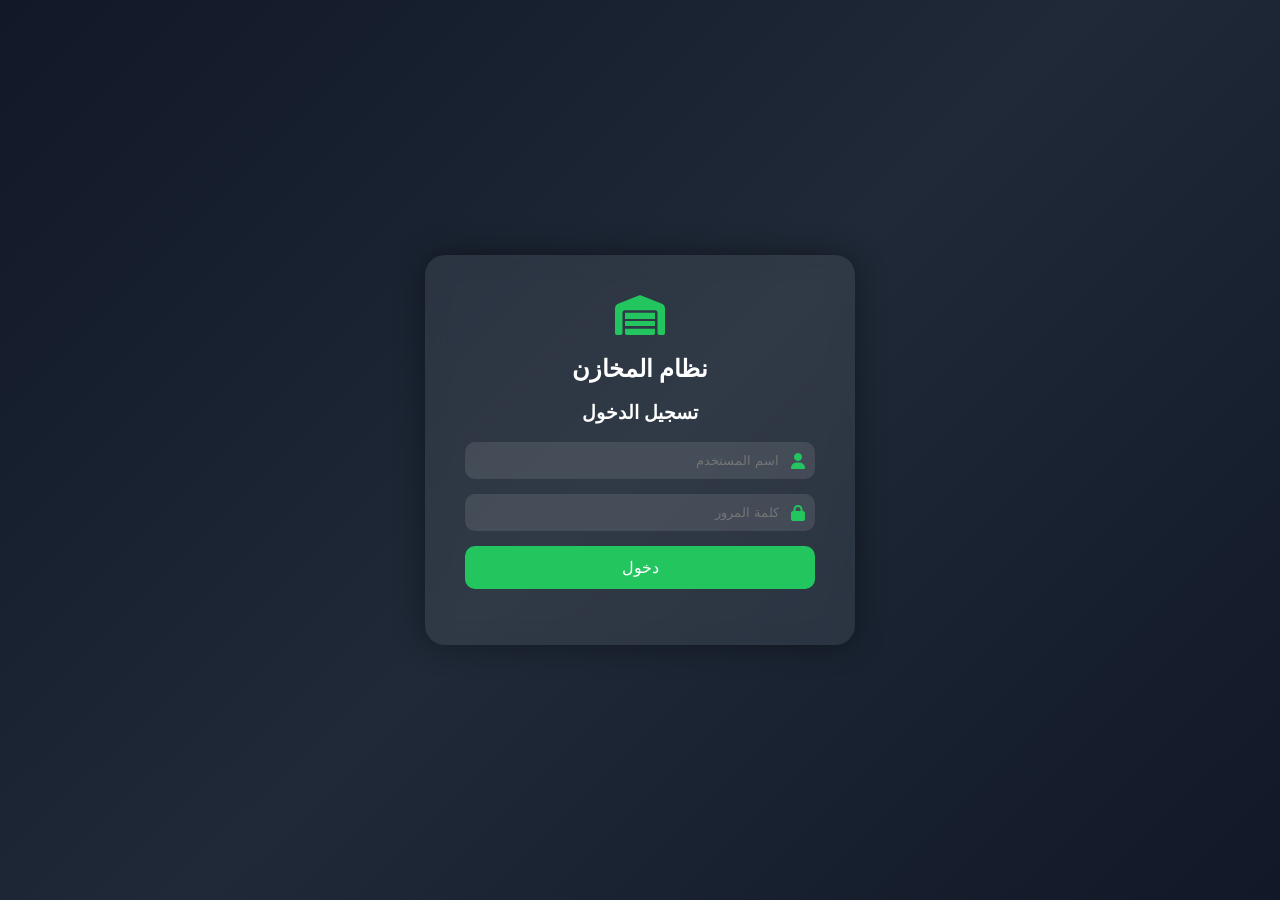
<file: index.html>
<!DOCTYPE html>
<html lang="ar" dir="rtl">
<head>
    <meta charset="UTF-8">
    <meta name="viewport" content="width=device-width, initial-scale=1.0">
    <title>تسجيل الدخول</title>

    <link rel="stylesheet"
    href="https://cdnjs.cloudflare.com/ajax/libs/font-awesome/6.5.1/css/all.min.css">

    <style>
        body{
            margin:0;
            font-family:Arial;
            background: linear-gradient(135deg,#111827,#1f2937,#111827);
            height:100vh;
            display:flex;
            justify-content:center;
            align-items:center;
        }

        .login-box{
            background: rgba(255,255,255,0.08);
            backdrop-filter: blur(12px);
            padding:40px;
            border-radius:20px;
            width:350px;
            color:#fff;
            box-shadow:0 0 30px rgba(0,0,0,0.4);
            text-align:center;
        }

        .logo i{
            font-size:40px;
            color:#22c55e;
            margin-bottom:10px;
        }

        h2{
            margin:10px 0;
        }

        .input-group{
            display:flex;
            align-items:center;
            background:rgba(255,255,255,0.1);
            margin-bottom:15px;
            padding:10px;
            border-radius:10px;
        }

        .input-group i{
            margin-left:10px;
            color:#22c55e;
        }

        input{
            border:none;
            outline:none;
            background:transparent;
            color:#fff;
            width:100%;
        }

        button{
            width:100%;
            padding:12px;
            border:none;
            border-radius:10px;
            background:#22c55e;
            color:#fff;
            font-size:16px;
            cursor:pointer;
        }

        button:hover{
            background:#16a34a;
        }

        #error{
            color:#ff4d4d;
            margin-top:10px;
        }
    </style>
</head>

<body>

<div class="login-box">

    <div class="logo">
        <i class="fa-solid fa-warehouse"></i>
        <h2>نظام المخازن</h2>
    </div>

    <h3>تسجيل الدخول</h3>

    <div class="input-group">
        <i class="fa-solid fa-user"></i>
        <input type="text" id="username" placeholder="اسم المستخدم">
    </div>

    <div class="input-group">
        <i class="fa-solid fa-lock"></i>
        <input type="password" id="password" placeholder="كلمة المرور">
    </div>

    <button onclick="login()">دخول</button>

    <p id="error"></p>

</div>

<script>
function login(){

    const username = document.getElementById("username").value;
    const password = document.getElementById("password").value;
    const error = document.getElementById("error");

    const adminUser = "OHI";
    const adminPass = "OHI";

    if(username === "" || password === ""){
        error.textContent = "من فضلك املأ البيانات";
        return;
    }

    if(username === adminUser && password === adminPass){

        localStorage.setItem("loggedIn", "true");

        window.location.href = "home.html";

    } else {
        error.textContent = "اسم المستخدم أو كلمة المرور خطأ";
    }
}
</script>

</body>
</html>
</file>
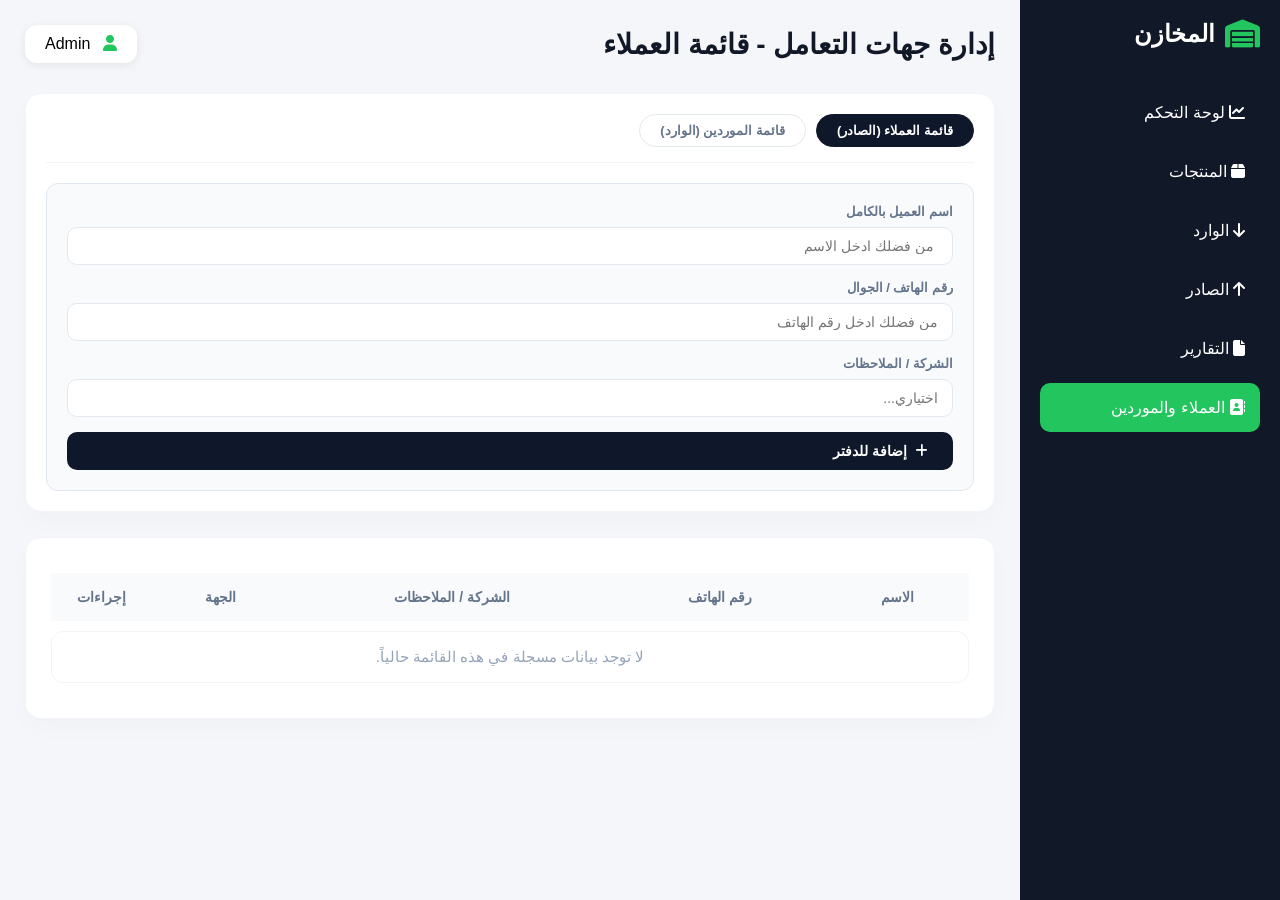
<file: customers.html>
<!DOCTYPE html>
<html lang="ar" dir="rtl">
<head>
    <meta charset="UTF-8">
    <meta name="viewport" content="width=device-width, initial-scale=1.0">
    <title>إدارة العملاء والموردين - نظام إدارة المخازن</title>
    <link rel="stylesheet" href="style.css">
    <link rel="stylesheet" href="https://cdnjs.cloudflare.com/ajax/libs/font-awesome/6.5.1/css/all.min.css">
    
    <style>
        /* أنميشن الدخول والظهور التدريجي */
        @keyframes fadeInUp {
            from { opacity: 0; transform: translateY(20px); }
            to { opacity: 1; transform: translateY(0); }
        }

        .main {
            animation: fadeInUp 0.6s cubic-bezier(0.16, 1, 0.3, 1) both;
        }

        /* فلاتر التصفية والتبويبات */
        .filter-wrapper {
            background: #ffffff;
            border-radius: 16px;
            padding: 20px;
            border: 1px solid #f1f5f9;
            box-shadow: 0 10px 25px rgba(0, 0, 0, 0.02);
            margin-bottom: 25px;
        }

        .tabs-container {
            display: flex;
            gap: 10px;
            margin-bottom: 20px;
            border-bottom: 1px solid #f1f5f9;
            padding-bottom: 15px;
        }

        .tab-btn {
            padding: 8px 20px;
            border: 1px solid #e2e8f0;
            background: #ffffff;
            color: #64748b;
            border-radius: 50px;
            cursor: pointer;
            font-family: inherit;
            font-weight: 600;
            font-size: 13px;
            transition: all 0.2s ease;
        }

        .tab-btn.active {
            background: #0f172a;
            color: #ffffff;
            border-color: #0f172a;
        }

        /* شبكة الإدخال للنموذج */
        .input-grid {
            display: grid;
            grid-template-columns: repeat(auto-fit, minmax(200px, 1fr)) auto;
            gap: 15px;
            align-items: flex-end;
            background: #f8fafc;
            padding: 20px;
            border-radius: 12px;
            border: 1px solid #e2e8f0;
        }

        .form-group {
            display: flex;
            flex-direction: column;
            gap: 8px;
        }

        .form-group label {
            color: #64748b;
            font-size: 13px;
            font-weight: 600;
        }

        .form-control {
            padding: 10px 14px;
            border: 1px solid #e2e8f0;
            border-radius: 10px;
            font-size: 14px;
            color: #334155;
            font-family: inherit;
            outline: none;
            background: #ffffff;
        }

        .form-control:focus {
            border-color: #3b82f6;
        }

        .btn-add {
            background: #0f172a;
            color: #ffffff;
            border: none;
            padding: 11px 25px;
            border-radius: 10px;
            font-weight: 600;
            cursor: pointer;
            font-family: inherit;
            font-size: 14px;
            display: inline-flex;
            align-items: center;
            gap: 8px;
            transition: all 0.2s ease;
        }

        .btn-add:hover {
            background: #1e293b;
            transform: translateY(-2px);
        }

        /* تنسيقات الجدول */
        .table-section {
            background: #ffffff;
            border-radius: 16px;
            padding: 25px;
            box-shadow: 0 10px 25px rgba(0, 0, 0, 0.02);
            border: 1px solid #f1f5f9;
        }

        .table-section table {
            border-collapse: separate;
            border-spacing: 0 10px;
            width: 100%;
        }

        .table-section th {
            background: #f8fafc !important;
            color: #64748b !important;
            font-weight: 600 !important;
            font-size: 14px;
            padding: 16px;
            border: none !important;
        }

        .table-section tbody tr {
            background: #ffffff;
            transition: all 0.25s ease;
        }

        .table-section tbody tr:hover {
            background: #fafafa;
        }

        .table-section td {
            padding: 16px !important;
            border-top: 1px solid #f1f5f9 !important;
            border-bottom: 1px solid #f1f5f9 !important;
            color: #334155;
            font-size: 15px;
        }

        .table-section td:first-child {
            border-top-right-radius: 12px;
            border-bottom-right-radius: 12px;
            border-right: 1px solid #f1f5f9 !important;
        }
        
        .table-section td:last-child {
            border-top-left-radius: 12px;
            border-bottom-left-radius: 12px;
            border-left: 1px solid #f1f5f9 !important;
        }

        .btn-delete {
            background: #fef2f2;
            color: #ef4444;
            border: 1px solid rgba(239, 68, 68, 0.1);
            padding: 6px 12px;
            border-radius: 8px;
            cursor: pointer;
            font-size: 13px;
            font-weight: 600;
            transition: all 0.2s;
        }

        .btn-delete:hover {
            background: #ef4444;
            color: white;
        }

        .badge-client {
            background: #eff6ff; color: #3b82f6;
            padding: 4px 12px; border-radius: 20px; font-weight: 700; font-size: 12px;
        }
        .badge-supplier {
            background: #ecfdf5; color: #10b981;
            padding: 4px 12px; border-radius: 20px; font-weight: 700; font-size: 12px;
        }
    </style>
</head>
<body>

<div class="container">

    <aside class="sidebar">
        <div class="logo">
            <i class="fa-solid fa-warehouse"></i>
            <h2>المخازن</h2>
        </div>
        <ul>
            <a href="home.html" style="text-decoration: none; color: inherit;">
                <li><i class="fa-solid fa-chart-line"></i> لوحة التحكم</li>
            </a>
            <a href="products.html" style="text-decoration: none; color: inherit;">
                <li><i class="fa-solid fa-box"></i> المنتجات</li>
            </a>
            <a href="imports.html" style="text-decoration: none; color: inherit;">
                <li><i class="fa-solid fa-arrow-down"></i> الوارد</li>
            </a>
            <a href="exports.html" style="text-decoration: none; color: inherit;">
                <li><i class="fa-solid fa-arrow-up"></i> الصادر</li>
            </a>
            <a href="reports.html" style="text-decoration: none; color: inherit;">
                <li><i class="fa-solid fa-file"></i> التقارير</li>
            </a>
            <a href="customers.html" style="text-decoration: none; color: inherit;">
                <li class="active"><i class="fa-solid fa-address-book"></i> العملاء والموردين</li>
            </a>
        </ul>
    </aside>

    <main class="main">
        <header class="navbar">
            <div class="title" id="pageTitle">إدارة جهات التعامل - قائمة العملاء</div>
            <div class="user">
                <i class="fa-solid fa-user"></i>
                <span>Admin</span>
            </div>
        </header>

        <section class="filter-wrapper">
            <div class="tabs-container">
                <button class="tab-btn active" onclick="switchTab('customer', this)">قائمة العملاء (الصادر)</button>
                <button class="tab-btn" onclick="switchTab('supplier', this)">قائمة الموردين (الوارد)</button>
            </div>
            
            <div class="input-grid">
                <div class="form-group">
                    <label id="labelName">اسم العميل بالكامل</label>
                    <input type="text" id="contactName" class="form-control" placeholder=" من فضلك ادخل الاسم">
                </div>
                <div class="form-group">
                    <label>رقم الهاتف / الجوال</label>
                    <input type="text" id="contactPhone" class="form-control" placeholder="من فضلك ادخل رقم الهاتف ">
                </div>
                <div class="form-group">
                    <label>الشركة / الملاحظات</label>
                    <input type="text" id="contactCompany" class="form-control" placeholder="اختياري...">
                </div>
                <button class="btn-add" onclick="saveContact()">
                    <i class="fa-solid fa-plus"></i> إضافة للدفتر
                </button>
            </div>
        </section>

        <section class="table-section">
            <table>
                <thead>
                    <tr>
                        <th>الاسم</th>
                        <th>رقم الهاتف</th>
                        <th>الشركة / الملاحظات</th>
                        <th>الجهة</th>
                        <th style="width: 100px;">إجراءات</th>
                    </tr>
                </thead>
                <tbody id="contactsTableBody">
                    </tbody>
            </table>
        </section>
    </main>

</div>

<script>
    let currentTab = 'customer';

    function switchTab(type, element) {
        document.querySelectorAll('.tab-btn').forEach(btn => btn.classList.remove('active'));
        element.classList.add('active');
        currentTab = type;
        
        const pageTitle = document.getElementById("pageTitle");
        const labelName = document.getElementById("labelName");
        const contactNameInput = document.getElementById("contactName");

        if(type === 'customer') {
            pageTitle.textContent = "إدارة جهات التعامل - قائمة العملاء";
            labelName.textContent = "اسم العميل بالكامل";
            contactNameInput.placeholder = "مثال: مروان أحمد";
        } else {
            pageTitle.textContent = "إدارة جهات التعامل - قائمة الموردين";
            labelName.textContent = "اسم المورد / الشركة";
            contactNameInput.placeholder = "مثال: شركة الهدى للتوريدات";
        }

        renderContacts();
    }

    function saveContact() {
        const name = document.getElementById("contactName").value.trim();
        const phone = document.getElementById("contactPhone").value.trim();
        const company = document.getElementById("contactCompany").value.trim() || "---";

        if (!name) {
            alert("⚠️ يرجى إدخال الاسم أولاً!");
            return;
        }

        let contacts = JSON.parse(localStorage.getItem("appContacts")) || [];

        const isExist = contacts.some(c => c.name.toLowerCase() === name.toLowerCase() && c.type === currentTab);
        if (isExist) {
            alert("⚠️ هذا الاسم مسجل بالفعل في هذه القائمة!");
            return;
        }

        contacts.push({ name, phone: phone || "---", company, type: currentTab });
        localStorage.setItem("appContacts", JSON.stringify(contacts));

        document.getElementById("contactName").value = "";
        document.getElementById("contactPhone").value = "";
        document.getElementById("contactCompany").value = "";

        renderContacts();
    }

    function deleteContact(name, type) {
        if(confirm("🗑️ هل أنت متأكد من حذف هذه الجهة من الدفتر؟")) {
            let contacts = JSON.parse(localStorage.getItem("appContacts")) || [];
            contacts = contacts.filter(c => !(c.name === name && c.type === type));
            localStorage.setItem("appContacts", JSON.stringify(contacts));
            renderContacts();
        }
    }

    function renderContacts() {
        const tableBody = document.getElementById("contactsTableBody");
        let contacts = JSON.parse(localStorage.getItem("appContacts")) || [];
        
        tableBody.innerHTML = "";
        const filtered = contacts.filter(c => c.type === currentTab);

        if(filtered.length === 0) {
            tableBody.innerHTML = `<tr><td colspan="5" style="text-align:center; color:#94a3b8;">لا توجد بيانات مسجلة في هذه القائمة حالياً.</td></tr>`;
            return;
        }

        filtered.forEach(c => {
            const tr = document.createElement("tr");
            const badge = c.type === 'customer' ? '<span class="badge-client">عميل</span>' : '<span class="badge-supplier">مورد</span>';
            
            tr.innerHTML = `
                <td style="font-weight: 700; color: #1e293b;">${c.name}</td>
                <td style="font-family: monospace; font-weight: 600;">${c.phone}</td>
                <td style="color: #64748b;">${c.company}</td>
                <td>${badge}</td>
                <td>
                    <button class="btn-delete" onclick="deleteContact('${c.name}', '${c.type}')">حذف</button>
                </td>
            `;
            tableBody.appendChild(tr);
        });
    }

    window.addEventListener('DOMContentLoaded', renderContacts);
</script>

<script src="app.js"></script>
</body>
</html>
</file>
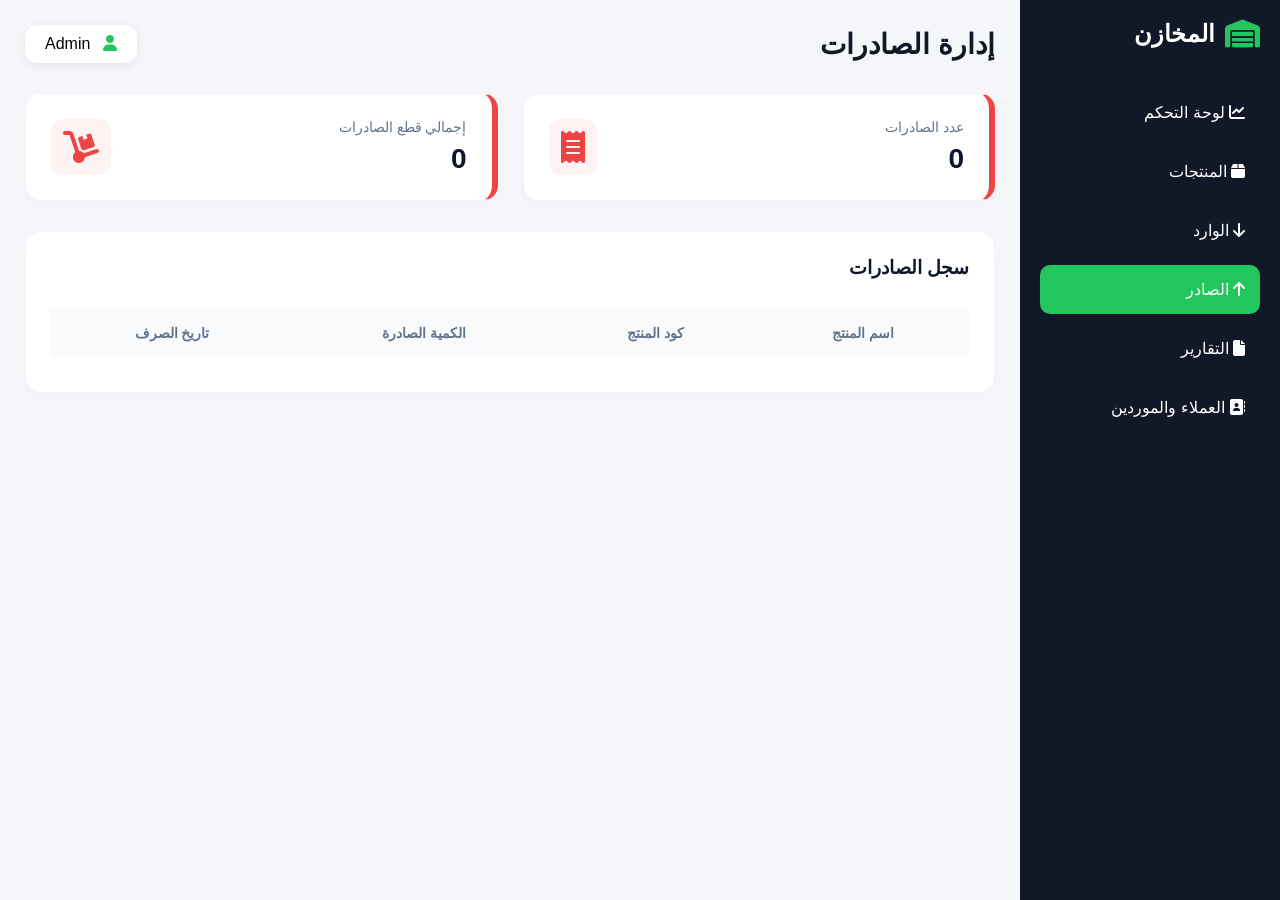
<file: exports.html>
<!DOCTYPE html>
<html lang="ar" dir="rtl">
<head>
    <meta charset="UTF-8">
    <meta name="viewport" content="width=device-width, initial-scale=1.0">
    <title>إدارة الصادرات الاحترافية - نظام المخازن</title>
    <link rel="stylesheet" href="style.css">
    <link rel="stylesheet" href="https://cdnjs.cloudflare.com/ajax/libs/font-awesome/6.5.1/css/all.min.css">
    
    <style>
        
        /* أنميشن الدخول والظهور التدريجي */
        @keyframes fadeInUp {
            from {
                opacity: 0;
                transform: translateY(20px);
            }
            to {
                opacity: 1;
                transform: translateY(0);
            }
        }

        /* تطبيق أنميشن على المحتوى بالكامل */
        .main {
            animation: fadeInUp 0.6s cubic-bezier(0.16, 1, 0.3, 1) both;
        }

        /* كروت الإحصائيات الفخمة */
        .export-summary-cards {
            display: grid;
            grid-template-columns: repeat(auto-fit, minmax(240px, 1fr));
            gap: 25px;
            margin-bottom: 30px;
        }

        .exp-card {
            background: #ffffff;
            padding: 25px;
            border-radius: 16px;
            box-shadow: 0 10px 25px rgba(0, 0, 0, 0.02);
            border: 1px solid #f1f5f9;
            border-right: 6px solid #ef4444; /* خط الصادر الأحمر الملكي */
            display: flex;
            justify-content: space-between;
            align-items: center;
            transition: all 0.3s ease;
        }

        /* أنميشن وتأثير حركي عند مرور الماوس فوق الكارت */
        .exp-card:hover {
            transform: translateY(-5px);
            box-shadow: 0 15px 30px rgba(239, 68, 68, 0.08);
        }

        .exp-card i {
            font-size: 32px;
            color: #ef4444;
            background: #fef2f2;
            padding: 12px;
            border-radius: 12px;
            transition: all 0.3s ease;
        }

        .exp-card:hover i {
            transform: scale(1.1) rotate(-10deg);
        }

        .exp-card h4 {
            color: #64748b;
            font-size: 14px;
            font-weight: 500;
            margin-bottom: 8px;
        }

        .exp-card h2 {
            color: #0f172a;
            font-size: 28px;
            font-weight: 800;
        }

        /* إعادة تصميم الجدول ليكون غاية في الفخامة والاتساع */
        .table-section {
            background: #ffffff;
            border-radius: 16px;
            padding: 25px;
            box-shadow: 0 10px 25px rgba(0, 0, 0, 0.02);
            border: 1px solid #f1f5f9;
        }

        .table-section table {
            border-collapse: separate;
            border-spacing: 0 10px; /* مسافة بين الصفوف تجعلها كالـ Cards */
            width: 100%;
        }

        .table-section th {
            background: #f8fafc !important;
            color: #64748b !important;
            font-weight: 600 !important;
            text-transform: uppercase;
            font-size: 14px;
            padding: 16px;
            border: none !important;
        }

        /* تصميم الصفوف الفردية الفخمة */
        .table-section tbody tr {
            background: #ffffff;
            transition: all 0.25s ease;
            box-shadow: 0 2px 4px rgba(0,0,0,0.01);
        }

        /* أنميشن تفاعلي عند تمرير الماوس على صف في الجدول */
        .table-section tbody tr:hover {
            background: #fafafa;
            transform: scale(1.01);
            box-shadow: 0 8px 16px rgba(0, 0, 0, 0.04);
        }

        .table-section td {
            padding: 16px !important;
            border-top: 1px solid #f1f5f9 !important;
            border-bottom: 1px solid #f1f5f9 !important;
            color: #334155;
            font-size: 15px;
        }

        /* قفل أطراف الصفوف لتبدو دائرية */
        .table-section td:first-child {
            border-left: none;
            border-top-right-radius: 12px;
            border-bottom-right-radius: 12px;
            border-right: 1px solid #f1f5f9 !important;
        }
        .table-section td:last-child {
            border-right: none;
            border-top-left-radius: 12px;
            border-bottom-left-radius: 12px;
            border-left: 1px solid #f1f5f9 !important;
        }

        /* كبسولة الكمية الصادرة الحركية */
        .badge-out {
            background: linear-gradient(135deg, #fef2f2 0%, #fee2e2 100%);
            color: #ef4444;
            padding: 6px 14px;
            border-radius: 50px;
            font-size: 13px;
            font-weight: 700;
            display: inline-flex;
            align-items: center;
            gap: 5px;
            border: 1px solid rgba(239, 68, 68, 0.1);
        }

        /* كود المنتج الأنيق */
        .code-box {
            font-family: 'Courier New', Courier, monospace;
            background: #f8fafc;
            color: #475569;
            padding: 4px 10px;
            border-radius: 8px;
            font-weight: 600;
            border: 1px solid #e2e8f0;
        }
    </style>
</head>
<body>

<div class="container">

    <aside class="sidebar">
        <div class="logo">
            <i class="fa-solid fa-warehouse"></i>
            <h2>المخازن</h2>
        </div>
        <ul>
            <a href="home.html" style="text-decoration: none; color: inherit;">
                <li><i class="fa-solid fa-chart-line"></i> لوحة التحكم</li>
            </a>
            <a href="products.html" style="text-decoration: none; color: inherit;">
                <li><i class="fa-solid fa-box"></i> المنتجات</li>
            </a>
            <a href="imports.html" style="text-decoration: none; color: inherit;">
                <li><i class="fa-solid fa-arrow-down"></i> الوارد</li>
            </a>
            <a href="exports.html" style="text-decoration: none; color: inherit;">
                <li class="active"><i class="fa-solid fa-arrow-up"></i> الصادر</li>
            </a>
            <a href="reports.html" style="text-decoration: none; color: inherit;">
                <li><i class="fa-solid fa-file"></i> التقارير</li>
            </a>
            <a href="customers.html" style="text-decoration: none; color: inherit;">
                <li>
                    <i class="fa-solid fa-address-book"></i>
                    العملاء والموردين
                </li>
            </a>
        </ul>
    </aside>

    <main class="main">
        <header class="navbar">
            <div class="title">إدارة الصادرات </div>
            <div class="user">
                <i class="fa-solid fa-user"></i>
                <span>Admin</span>
            </div>
        </header>

        <section class="export-summary-cards">
            <div class="exp-card">
                <div>
                    <h4>عدد الصادرات</h4>
                    <h2 id="expOperationsCount">0</h2>
                </div>
                <i class="fa-solid fa-receipt"></i>
            </div>
            <div class="exp-card">
                <div>
                    <h4>إجمالي قطع الصادرات</h4>
                    <h2 id="expTotalQty">0</h2>
                </div>
                <i class="fa-solid fa-dolly"></i>
            </div>
        </section>

        <section class="table-section">
            <div style="display: flex; justify-content: space-between; align-items: center; margin-bottom: 20px;">
                <h3 style="margin: 0; color: #0f172a; font-weight: 700;">سجل  الصادرات</h3>
      
            </div>
            <table>
                <thead>
                    <tr>
                        <th>اسم المنتج</th>
                        <th>كود المنتج</th>
                        <th>الكمية الصادرة</th>
                        <th>تاريخ الصرف</th>
                    </tr>
                </thead>
                <tbody id="exportsTableBody">
                    </tbody>
            </table>
        </section>
    </main>

</div>

<script>
    function renderExports() {
        let stocks = JSON.parse(localStorage.getItem("stocks")) || [];
        const tableBody = document.getElementById("exportsTableBody");
        
        if (!tableBody) return;
        tableBody.innerHTML = "";
        
        let operationsCount = 0;
        let totalQtyOut = 0;

        stocks.forEach((item, index) => {
            if (Number(item.outQty) > 0) {
                operationsCount++;
                totalQtyOut += Number(item.outQty);

                const row = document.createElement("tr");
                // إضافة تأخير أنميشن تدريجي لكل صف عشان يظهروا ورا بعض بشكل شيك جداً
                row.style.animation = `fadeInUp 0.4s ease forwards`;
                row.style.animationDelay = `${index * 0.05}s`;
                row.style.opacity = "0";

                row.innerHTML = `
                    <td style="font-weight: 700; color: #1e293b;">${item.product}</td>
                    <td><span class="code-box">${item.code}</span></td>
                    <td><span class="badge-out"><i class="fa-solid fa-arrow-trend-down"></i> ${item.outQty} ${item.unit || 'قطعة'}</span></td>
                    <td style="color: #64748b; font-weight: 500;"><i class="fa-regular fa-calendar-days" style="margin-left: 7px; color: #94a3b8;"></i>${item.date}</td>
                `;
                tableBody.appendChild(row);
            }
        });

        // تحديث أرقام الكروت
        document.getElementById("expOperationsCount").textContent = operationsCount;
        document.getElementById("expTotalQty").textContent = totalQtyOut;
    }

    renderExports();
    window.addEventListener('storage', renderExports);
</script>
</file>
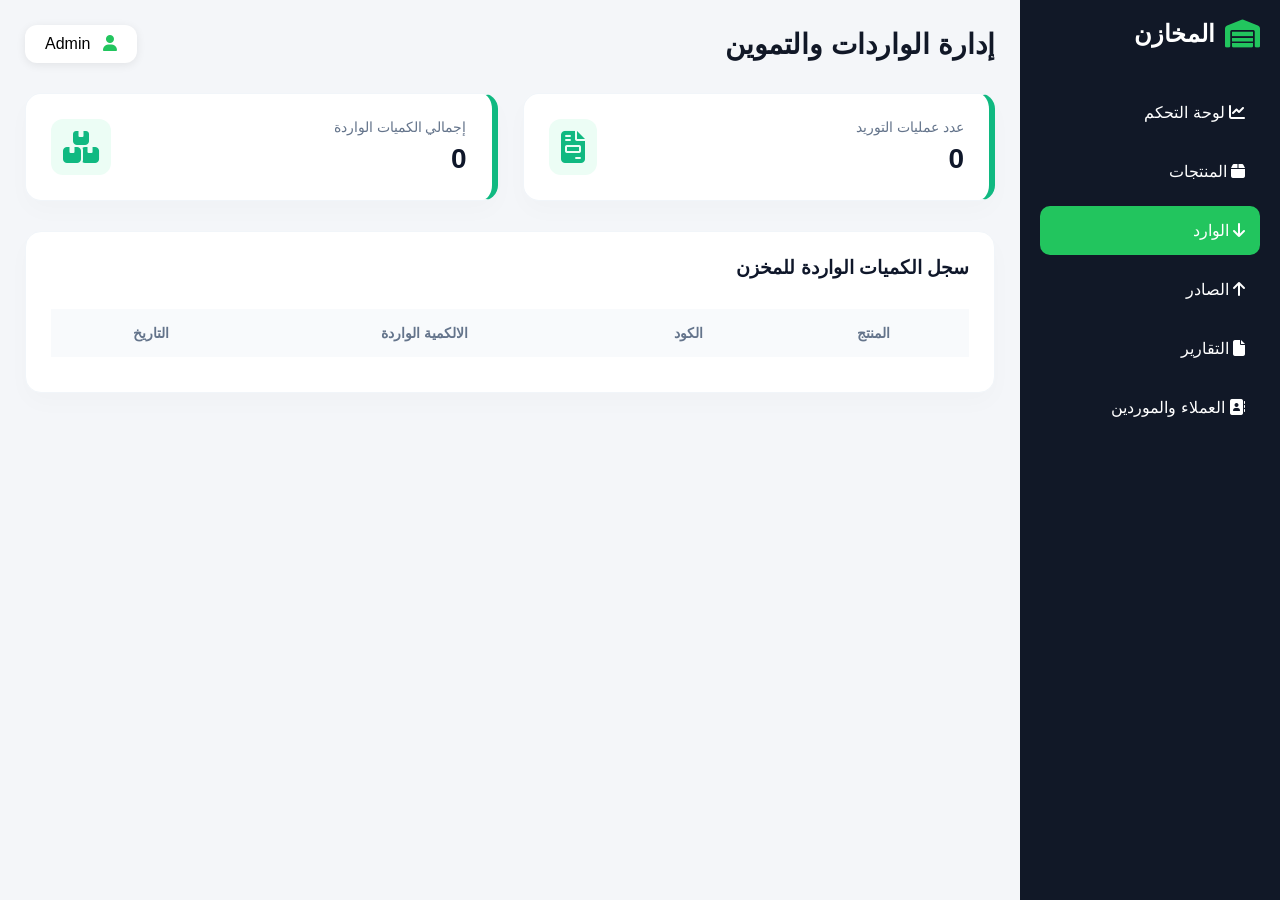
<file: imports.html>
<!DOCTYPE html>
<html lang="ar" dir="rtl">
<head>
    <meta charset="UTF-8">
    <meta name="viewport" content="width=device-width, initial-scale=1.0">
    <title>الوارد - نظام إدارة المخازن</title>
    <link rel="stylesheet" href="style.css">
    <link rel="stylesheet" href="https://cdnjs.cloudflare.com/ajax/libs/font-awesome/6.5.1/css/all.min.css">
    
    <style>
        /* أنميشن الدخول والظهور التدريجي */
        @keyframes fadeInUp {
            from {
                opacity: 0;
                transform: translateY(20px);
            }
            to {
                opacity: 1;
                transform: translateY(0);
            }
        }

        /* تطبيق أنميشن على المحتوى بالكامل */
        .main {
            animation: fadeInUp 0.6s cubic-bezier(0.16, 1, 0.3, 1) both;
        }

        /* كروت الإحصائيات الفخمة - الوارد الأخضر الملكي */
        .import-summary-cards {
            display: grid;
            grid-template-columns: repeat(auto-fit, minmax(240px, 1fr));
            gap: 25px;
            margin-bottom: 30px;
        }

        .imp-card {
            background: #ffffff;
            padding: 25px;
            border-radius: 16px;
            box-shadow: 0 10px 25px rgba(0, 0, 0, 0.02);
            border: 1px solid #f1f5f9;
            border-right: 6px solid #10b981; /* خط الوارد الأخضر الملكي */
            display: flex;
            justify-content: space-between;
            align-items: center;
            transition: all 0.3s ease;
        }

        /* أنميشن وتأثير حركي عند مرور الماوس فوق الكارت */
        .imp-card:hover {
            transform: translateY(-5px);
            box-shadow: 0 15px 30px rgba(16, 185, 129, 0.08);
        }

        .imp-card i {
            font-size: 32px;
            color: #10b981;
            background: #ecfdf5;
            padding: 12px;
            border-radius: 12px;
            transition: all 0.3s ease;
        }

        .imp-card:hover i {
            transform: scale(1.1) rotate(10deg);
        }

        .imp-card h4 {
            color: #64748b;
            font-size: 14px;
            font-weight: 500;
            margin-bottom: 8px;
        }

        .imp-card h2 {
            color: #0f172a;
            font-size: 28px;
            font-weight: 800;
        }

        /* إعادة تصميم الجدول ليكون غاية في الفخامة والاتساع */
        .table-section {
            background: #ffffff;
            border-radius: 16px;
            padding: 25px;
            box-shadow: 0 10px 25px rgba(0, 0, 0, 0.02);
            border: 1px solid #f1f5f9;
        }

        .table-section table {
            border-collapse: separate;
            border-spacing: 0 10px; /* مسافة بين الصفوف تجعلها كالـ Cards */
            width: 100%;
        }

        .table-section th {
            background: #f8fafc !important;
            color: #64748b !important;
            font-weight: 600 !important;
            text-transform: uppercase;
            font-size: 14px;
            padding: 16px;
            border: none !important;
        }

        /* تصميم الصفوف الفردية الفخمة مع الأنميشن */
        .table-section tbody tr {
            background: #ffffff;
            transition: all 0.25s ease;
            box-shadow: 0 2px 4px rgba(0,0,0,0.01);
            opacity: 0; /* يبدأ مخفي عشان الأنميشن يشتغل بالترتيب في الـ JS */
        }

        /* أنميشن تفاعلي عند تمرير الماوس على صف في الجدول */
        .table-section tbody tr:hover {
            background: #fafafa;
            transform: scale(1.01);
            box-shadow: 0 8px 16px rgba(0, 0, 0, 0.04);
        }

        .table-section td {
            padding: 16px !important;
            border-top: 1px solid #f1f5f9 !important;
            border-bottom: 1px solid #f1f5f9 !important;
            color: #334155;
            font-size: 15px;
        }

        /* قفل أطراف الصفوف لتبدو دائرية ومريحة للعين */
        .table-section td:first-child {
            border-left: none;
            border-top-right-radius: 12px;
            border-bottom-right-radius: 12px;
            border-right: 1px solid #f1f5f9 !important;
        }
        
        .table-section td:last-child {
            border-right: none;
            border-top-left-radius: 12px;
            border-bottom-left-radius: 12px;
            border-left: 1px solid #f1f5f9 !important;
        }

        /* كبسولة الكمية الواردة الحركية الجذابة */
        .badge-in {
            background: linear-gradient(135deg, #ecfdf5 0%, #d1fae5 100%);
            color: #10b981;
            padding: 6px 14px;
            border-radius: 50px;
            font-size: 13px;
            font-weight: 700;
            display: inline-flex;
            align-items: center;
            gap: 5px;
            border: 1px solid rgba(16, 185, 129, 0.1);
        }

        /* كود المنتج المودرن */
        .code-box {
            font-family: 'Courier New', Courier, monospace;
            background: #f8fafc;
            color: #475569;
            padding: 4px 10px;
            border-radius: 8px;
            font-weight: 600;
            border: 1px solid #e2e8f0;
        }
    </style>
</head>
<body>

<div class="container">

    <aside class="sidebar">
        <div class="logo">
            <i class="fa-solid fa-warehouse"></i>
            <h2>المخازن</h2>
        </div>
        <ul>
            <a href="home.html" style="text-decoration: none; color: inherit;">
                <li><i class="fa-solid fa-chart-line"></i> لوحة التحكم</li>
            </a>
            <a href="products.html" style="text-decoration: none; color: inherit;">
                <li><i class="fa-solid fa-box"></i> المنتجات</li>
            </a>
            <a href="imports.html" style="text-decoration: none; color: inherit;">
                <li class="active"><i class="fa-solid fa-arrow-down"></i> الوارد</li>
            </a>
            <a href="exports.html" style="text-decoration: none; color: inherit;">
                <li><i class="fa-solid fa-arrow-up"></i> الصادر</li>
            </a>
            <a href="reports.html" style="text-decoration: none; color: inherit;">
                <li><i class="fa-solid fa-file"></i> التقارير</li>
            </a>
            <a href="customers.html" style="text-decoration: none; color: inherit;">
                <li>
                    <i class="fa-solid fa-address-book"></i>
                    العملاء والموردين
                </li>
            </a>
        </ul>
    </aside>

    <main class="main">
        <header class="navbar">
            <div class="title">إدارة الواردات والتموين</div>
            <div class="user">
                <i class="fa-solid fa-user"></i>
                <span>Admin</span>
            </div>
        </header>

        <section class="import-summary-cards">
            <div class="imp-card">
                <div>
                    <h4>عدد عمليات التوريد</h4>
                    <h2 id="impOperationsCount">0</h2>
                </div>
                <i class="fa-solid fa-file-invoice"></i>
            </div>
            <div class="imp-card">
                <div>
                    <h4>إجمالي الكميات الواردة</h4>
                    <h2 id="impTotalQty">0</h2>
                </div>
                <i class="fa-solid fa-boxes-stacked"></i>
            </div>
        </section>

        <section class="table-section">
            <div style="display: flex; justify-content: space-between; align-items: center; margin-bottom: 20px;">
                <h3 style="margin: 0; color: #0f172a; font-weight: 700;">سجل الكميات الواردة للمخزن</h3>
               
                </span>
            </div>
            <table>
                <thead>
                    <tr>
                        <th>المنتج</th>
                        <th>الكود</th>
                        <th>الالكمية الواردة</th>
                        <th>التاريخ</th>
                    </tr>
                </thead>
                <tbody id="importsTableBody">
                </tbody>
            </table>
        </section>
    </main>

</div>

<script>
    function renderImports() {
        let stocks = JSON.parse(localStorage.getItem("stocks")) || [];
        const tableBody = document.getElementById("importsTableBody");
        
        if (!tableBody) return;
        tableBody.innerHTML = ""; 
        
        let operationsCount = 0;
        let totalQtyIn = 0;
        let visibleIndex = 0; // مؤشر منفصل لحساب تأخير الأنميشن للصفوف الظاهرة فقط

        stocks.forEach(item => {
            if (Number(item.inQty) > 0) {
                operationsCount++;
                totalQtyIn += Number(item.inQty);

                const row = document.createElement("tr");
                
                // تفعيل أنميشن الظهور التدريجي الفخم بالتتابع لكل صف بنجاح
                row.style.animation = `fadeInUp 0.4s cubic-bezier(0.16, 1, 0.3, 1) forwards`;
                row.style.animationDelay = `${visibleIndex * 0.05}s`;
                visibleIndex++;

                row.innerHTML = `
                    <td style="font-weight: 700; color: #1e293b;">${item.product}</td>
                    <td><span class="code-box">${item.code}</span></td>
                    <td><span class="badge-in"><i class="fa-solid fa-arrow-trend-up"></i> ${item.inQty} ${item.unit || 'قطعة'}</span></td>
                    <td style="color: #64748b; font-weight: 500;">
                        <i class="fa-regular fa-calendar-days" style="margin-left: 7px; color: #94a3b8;"></i>${item.date}
                    </td> 
                `;
                tableBody.appendChild(row);
            }
        });

        // تحديث أرقام كروت الإحصائيات ديناميكياً
        document.getElementById("impOperationsCount").textContent = operationsCount;
        document.getElementById("impTotalQty").textContent = totalQtyIn;
    }

    renderImports();
    window.addEventListener('storage', renderImports);
</script>

</body>
</html>
</file>
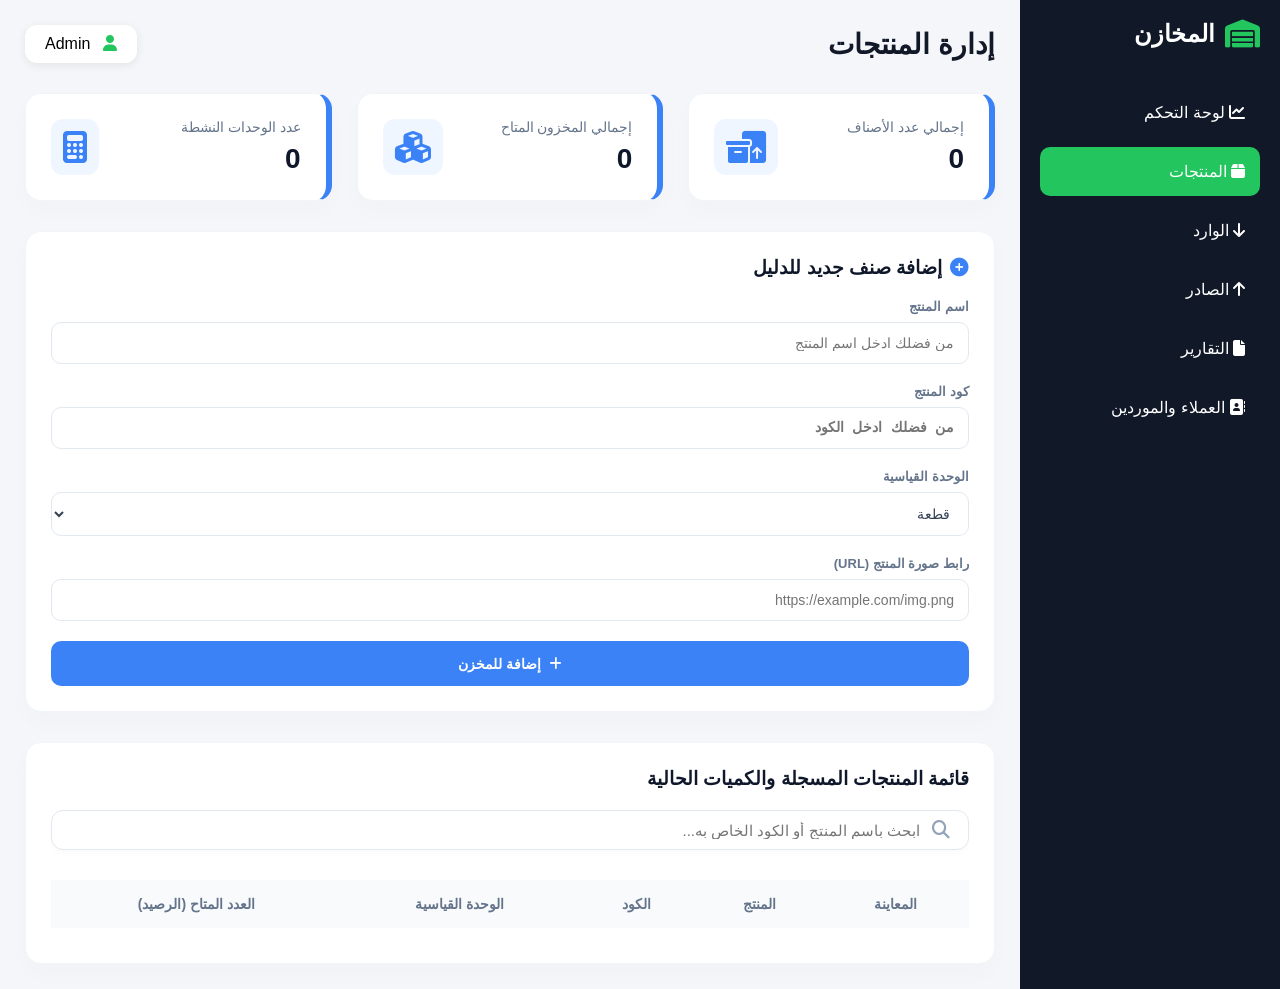
<file: products.html>
<!DOCTYPE html>
<html lang="ar" dir="rtl">
<head>
    <meta charset="UTF-8">
    <meta name="viewport" content="width=device-width, initial-scale=1.0">
    <title>المنتجات - نظام إدارة المخازن</title>
    <link rel="stylesheet" href="style.css">
    <link rel="stylesheet" href="https://cdnjs.cloudflare.com/ajax/libs/font-awesome/6.5.1/css/all.min.css">
    
    <style>
        @keyframes fadeInUp {
            from {
                opacity: 0;
                transform: translateY(20px);
            }
            to {
                opacity: 1;
                transform: translateY(0);
            }
        }

        .main {
            animation: fadeInUp 0.6s cubic-bezier(0.16, 1, 0.3, 1) both;
        }

        .product-summary-cards {
            display: grid;
            grid-template-columns: repeat(auto-fit, minmax(220px, 1fr));
            gap: 25px;
            margin-bottom: 30px;
        }

        .prod-card {
            background: #ffffff;
            padding: 25px;
            border-radius: 16px;
            box-shadow: 0 10px 25px rgba(0, 0, 0, 0.02);
            border: 1px solid #f1f5f9;
            border-right: 6px solid #3b82f6;
            display: flex;
            justify-content: space-between;
            align-items: center;
            transition: all 0.3s ease;
        }

        .prod-card:hover {
            transform: translateY(-5px);
            box-shadow: 0 15px 30px rgba(59, 130, 246, 0.08);
        }

        .prod-card i {
            font-size: 32px;
            color: #3b82f6;
            background: #eff6ff;
            padding: 12px;
            border-radius: 12px;
            transition: all 0.3s ease;
        }

        .prod-card:hover i {
            transform: scale(1.1) rotate(-10deg);
        }

        .prod-card h4 {
            color: #64748b;
            font-size: 14px;
            font-weight: 500;
            margin-bottom: 8px;
        }

        .prod-card h2 {
            color: #0f172a;
            font-size: 28px;
            font-weight: 800;
        }

        .form-control {
            display: flex;
            flex-direction: column;
            gap: 8px;
        }

        .form-control label {
            font-size: 13px;
            color: #64748b;
            font-weight: 600;
        }

        .form-control input, .form-control select {
            padding: 12px 14px;
            border: 1px solid #e2e8f0;
            border-radius: 10px;
            font-family: inherit;
            outline: none;
            font-size: 14px;
            color: #334155;
            background: #ffffff;
            transition: all 0.25s ease;
        }

        .form-control input:focus, .form-control select:focus {
            border-color: #3b82f6;
            box-shadow: 0 0 0 3px rgba(59, 130, 246, 0.1);
        }

        .btn-submit {
            background: #3b82f6;
            color: white;
            border: none;
            padding: 12px 24px;
            border-radius: 10px;
            font-weight: 600;
            cursor: pointer;
            transition: all 0.2s ease;
            font-size: 14px;
            display: inline-flex;
            align-items: center;
            justify-content: center;
            gap: 8px;
            height: 45px;
        }

        .btn-submit:hover {
            background: #1d4ed8;
            transform: translateY(-2px);
            box-shadow: 0 4px 12px rgba(29, 78, 216, 0.2);
        }

        .search-container {
            display: flex;
            align-items: center;
            background: #ffffff;
            border: 1px solid #e2e8f0;
            border-radius: 12px;
            padding: 10px 18px;
            margin-bottom: 20px;
            gap: 12px;
            box-shadow: 0 4px 6px -1px rgba(0, 0, 0, 0.02);
            transition: all 0.3s ease;
        }

        .search-container:focus-within {
            border-color: #3b82f6;
            box-shadow: 0 0 0 3px rgba(59, 130, 246, 0.15);
        }

        .search-container i {
            color: #94a3b8;
            font-size: 18px;
        }

        .search-container input {
            border: none;
            outline: none;
            width: 100%;
            font-size: 15px;
            color: #334155;
            font-family: inherit;
        }

        .table-section {
            background: #ffffff;
            border-radius: 16px;
            padding: 25px;
            box-shadow: 0 10px 25px rgba(0, 0, 0, 0.02);
            border: 1px solid #f1f5f9;
        }

        .table-section table {
            border-collapse: separate;
            border-spacing: 0 10px;
            width: 100%;
        }

        .table-section th {
            background: #f8fafc !important;
            color: #64748b !important;
            font-weight: 600 !important;
            text-transform: uppercase;
            font-size: 14px;
            padding: 16px;
            border: none !important;
        }

        .table-section tbody tr {
            background: #ffffff;
            transition: all 0.25s ease;
            box-shadow: 0 2px 4px rgba(0,0,0,0.01);
            opacity: 0;
        }

        .table-section tbody tr:hover {
            background: #fafafa;
            transform: scale(1.01);
            box-shadow: 0 8px 16px rgba(0, 0, 0, 0.04);
        }

        .table-section td {
            padding: 16px !important;
            border-top: 1px solid #f1f5f9 !important;
            border-bottom: 1px solid #f1f5f9 !important;
            color: #334155;
            font-size: 15px;
        }

        .table-section td:first-child {
            border-left: none;
            border-top-right-radius: 12px;
            border-bottom-right-radius: 12px;
            border-right: 1px solid #f1f5f9 !important;
        }
        
        .table-section td:last-child {
            border-right: none;
            border-top-left-radius: 12px;
            border-bottom-left-radius: 12px;
            border-left: 1px solid #f1f5f9 !important;
        }

        .badge-unit {
            background: #f1f5f9;
            color: #475569;
            padding: 6px 12px;
            border-radius: 50px;
            font-size: 13px;
            font-weight: 600;
            display: inline-flex;
            align-items: center;
            gap: 5px;
            border: 1px solid #e2e8f0;
        }

        .badge-available {
            background: linear-gradient(135deg, #eff6ff 0%, #dbeafe 100%);
            color: #1d4ed8;
            padding: 6px 14px;
            border-radius: 50px;
            font-size: 13px;
            font-weight: 700;
            display: inline-flex;
            align-items: center;
            gap: 5px;
            border: 1px solid rgba(59, 130, 246, 0.1);
        }

        .badge-empty {
            background: linear-gradient(135deg, #fef2f2 0%, #fee2e2 100%);
            color: #dc2626;
            padding: 6px 14px;
            border-radius: 50px;
            font-size: 13px;
            font-weight: 700;
            display: inline-flex;
            align-items: center;
            gap: 5px;
            border: 1px solid rgba(220, 38, 38, 0.1);
        }

        .code-box {
            font-family: 'Courier New', Courier, monospace;
            background: #f8fafc;
            color: #475569;
            padding: 4px 10px;
            border-radius: 8px;
            font-weight: 600;
            border: 1px solid #e2e8f0;
        }
    </style>
</head>
<body>

<div class="container">

    <aside class="sidebar">
        <div class="logo">
            <i class="fa-solid fa-warehouse"></i>
            <h2>المخازن</h2>
        </div>
        <ul>
            <a href="home.html">
                <li><i class="fa-solid fa-chart-line"></i> لوحة التحكم</li>
            </a>
            <a href="products.html">
                <li class="active"><i class="fa-solid fa-box"></i> المنتجات</li>
            </a>
            <a href="imports.html">
                <li><i class="fa-solid fa-arrow-down"></i> الوارد</li>
            </a>
            <a href="exports.html">
                <li><i class="fa-solid fa-arrow-up"></i> الصادر</li>
            </a>
            <a href="reports.html">
                <li><i class="fa-solid fa-file"></i> التقارير</li>
            </a>
            <a href="customers.html">
                <li>
                    <i class="fa-solid fa-address-book"></i>
                    العملاء والموردين
                </li>
            </a>
        </ul>
    </aside>

    <main class="main">
        <header class="navbar">
            <div class="title">إدارة المنتجات</div>
            <div class="user">
                <i class="fa-solid fa-user"></i>
                <span>Admin</span>
            </div>
        </header>

        <section class="product-summary-cards">
            <div class="prod-card">
                <div>
                    <h4>إجمالي عدد الأصناف</h4>
                    <h2 id="prodUniqueCount">0</h2>
                </div>
                <i class="fa-solid fa-boxes-packing"></i>
            </div>
            <div class="prod-card">
                <div>
                    <h4>إجمالي المخزون المتاح</h4>
                    <h2 id="prodTotalStock">0</h2>
                </div>
                <i class="fa-solid fa-cubes"></i>
            </div>
            <div class="prod-card">
                <div>
                    <h4>عدد الوحدات النشطة</h4>
                    <h2 id="prodUnitsCount">0</h2>
                </div>
                <i class="fa-solid fa-calculator"></i>
            </div>
        </section>

        <section class="table-section" style="margin-bottom: 30px;">
            <h3 style="margin-bottom: 20px; color: #0f172a; font-weight: 700;">
                <i class="fa-solid fa-plus-circle" style="color: #3b82f6; margin-left: 8px;"></i>إضافة صنف جديد للدليل
            </h3>
            <form id="addProductForm" style="display: grid; grid-template-columns: repeat(auto-fit, minmax(180px, 1fr)) auto; gap: 20px; align-items: end;">
                
                <div class="form-control">
                    <label>اسم المنتج</label>
                    <input type="text" id="newProdName" required placeholder="من فضلك ادخل اسم المنتج">
                </div>

                <div class="form-control">
                    <label>كود المنتج</label>
                    <input type="text" id="newProdCode" required placeholder="من فضلك ادخل الكود" style="font-family: 'Courier New'; font-weight: 600;">
                </div>

                <div class="form-control">
                    <label>الوحدة القياسية</label>
                    <select id="newProdUnit">
                        <option value="قطعة">قطعة</option>
                        <option value="شكارة">شكارة</option>
                        <option value="كيلو">كيلوجرام</option>
                        <option value="كرتونة">كرتونة</option>
                        <option value="متر">متر</option>
                    </select>
                </div>

                <div class="form-control">
                    <label>رابط صورة المنتج (URL)</label>
                    <input type="url" id="newProdImgUrl" placeholder="https://example.com/img.png">
                </div>

                <button type="submit" class="btn-submit">
                    <i class="fa-solid fa-plus"></i> إضافة للمخزن
                </button>
            </form>
        </section>

        <section class="table-section">
            <div style="display: flex; justify-content: space-between; align-items: center; margin-bottom: 20px; flex-wrap: wrap; gap: 15px;">
                <h3 style="margin: 0; color: #0f172a; font-weight: 700;">قائمة المنتجات المسجلة والكميات الحالية</h3>
            </div>

            <div class="search-container">
                <i class="fa-solid fa-magnifying-glass"></i>
                <input type="text" id="productSearchInput" placeholder="ابحث باسم المنتج أو الكود الخاص به..." oninput="renderProducts()">
            </div>

            <table>
                <thead>
                    <tr>
                        <th>المعاينة</th>
                        <th>المنتج</th>
                        <th>الكود</th>
                        <th>الوحدة القياسية</th>
                        <th>العدد المتاح (الرصيد)</th>
                    </tr>
                </thead>
                <tbody id="productsTableBody">
                </tbody>
            </table>
        </section>
    </main>

</div>

<script>
    function renderProducts() {
        let stocks = JSON.parse(localStorage.getItem("stocks")) || [];
        const tableBody = document.getElementById("productsTableBody");
        const searchQuery = document.getElementById("productSearchInput") ? document.getElementById("productSearchInput").value.trim().toLowerCase() : "";
        
        if (!tableBody) return;
        tableBody.innerHTML = "";
        
        const productMap = new Map();
        const uniqueUnits = new Set();
        let totalWarehouseStock = 0;

        stocks.forEach(item => {
            if (item.code) {
                const codeKey = item.code.trim().toLowerCase();
                const inQty = Number(item.inQty) || 0;
                const outQty = Number(item.outQty) || 0;

                if (productMap.has(codeKey)) {
                    const existing = productMap.get(codeKey);
                    existing.inQty += inQty;
                    existing.outQty += outQty;
                    // الاحتفاظ بالصورة إذا وجدت في أي حركة مخزنية
                    if (item.imgUrl && !existing.imgUrl) {
                        existing.imgUrl = item.imgUrl;
                    }
                } else {
                    productMap.set(codeKey, {
                        product: item.product,
                        code: item.code.trim(),
                        unit: item.unit ? item.unit.trim() : 'قطعة',
                        inQty: inQty,
                        outQty: outQty,
                        imgUrl: item.imgUrl || ""
                    });
                }
                if(item.unit) uniqueUnits.add(item.unit.trim());
            }
        });

        document.getElementById("prodUniqueCount").textContent = productMap.size;
        document.getElementById("prodUnitsCount").textContent = uniqueUnits.size;

        let visibleIndex = 0;

        productMap.forEach(item => {
            const availableQty = item.inQty - item.outQty;
            totalWarehouseStock += availableQty;

            const matchesName = item.product && item.product.toLowerCase().includes(searchQuery);
            const matchesCode = item.code && item.code.toLowerCase().includes(searchQuery);

            if (searchQuery === "" || matchesName || matchesCode) {
                const row = document.createElement("tr");
                row.style.animation = `fadeInUp 0.4s cubic-bezier(0.16, 1, 0.3, 1) forwards`;
                row.style.animationDelay = `${visibleIndex * 0.04}s`;
                visibleIndex++;

                const badgeClass = availableQty > 0 ? "badge-available" : "badge-empty";
                const iconClass = availableQty > 0 ? "fa-boxes-stacked" : "fa-triangle-exclamation";
                
                // استخدام صورة افتراضية في حال لم يرفع المستخدم صورة للمنتج
                const currentImg = item.imgUrl ? item.imgUrl : "https://placehold.co/50x50/e2e8f0/475569?text=📦";

                row.innerHTML = `
                    <td><img src="${currentImg}" class="table-prod-img" onerror="this.src='https://placehold.co/50x50/e2e8f0/475569?text=📦'"></td>
                    <td style="font-weight: 700; color: #1e293b;">${item.product}</td>
                    <td><span class="code-box">${item.code}</span></td>
                    <td><span class="badge-unit"><i class="fa-solid fa-scale-balanced"></i> ${item.unit}</span></td>
                    <td><span class="${badgeClass}"><i class="fa-solid ${iconClass}"></i> ${availableQty} ${item.unit}</span></td>
                `;
                tableBody.appendChild(row);
            }
        });

        document.getElementById("prodTotalStock").textContent = totalWarehouseStock;
    }

    document.getElementById("addProductForm").addEventListener("submit", function(e) {
        e.preventDefault();
        
        let stocks = JSON.parse(localStorage.getItem("stocks")) || [];
        
        const name = document.getElementById("newProdName").value.trim();
        const code = document.getElementById("newProdCode").value.trim();
        const unit = document.getElementById("newProdUnit").value;
        const imgUrl = document.getElementById("newProdImgUrl").value.trim();

        const isDuplicate = stocks.some(item => item.code.trim().toLowerCase() === code.toLowerCase());
        
        if (isDuplicate) {
            alert("⚠️ عذراً، هذا الكود مسجل لمنتج آخر بالفعل في قواعد البيانات!");
            return;
        }

        stocks.push({
            product: name,
            code: code,
            unit: unit,
            inQty: 0,
            outQty: 0,
            imgUrl: imgUrl,
            date: new Date().toLocaleDateString('en-US') 
        });

        localStorage.setItem("stocks", JSON.stringify(stocks));
        
        document.getElementById("addProductForm").reset();
        renderProducts();
    });

    renderProducts();
    window.addEventListener('storage', renderProducts);
</script>

</body>
</html>
</file>
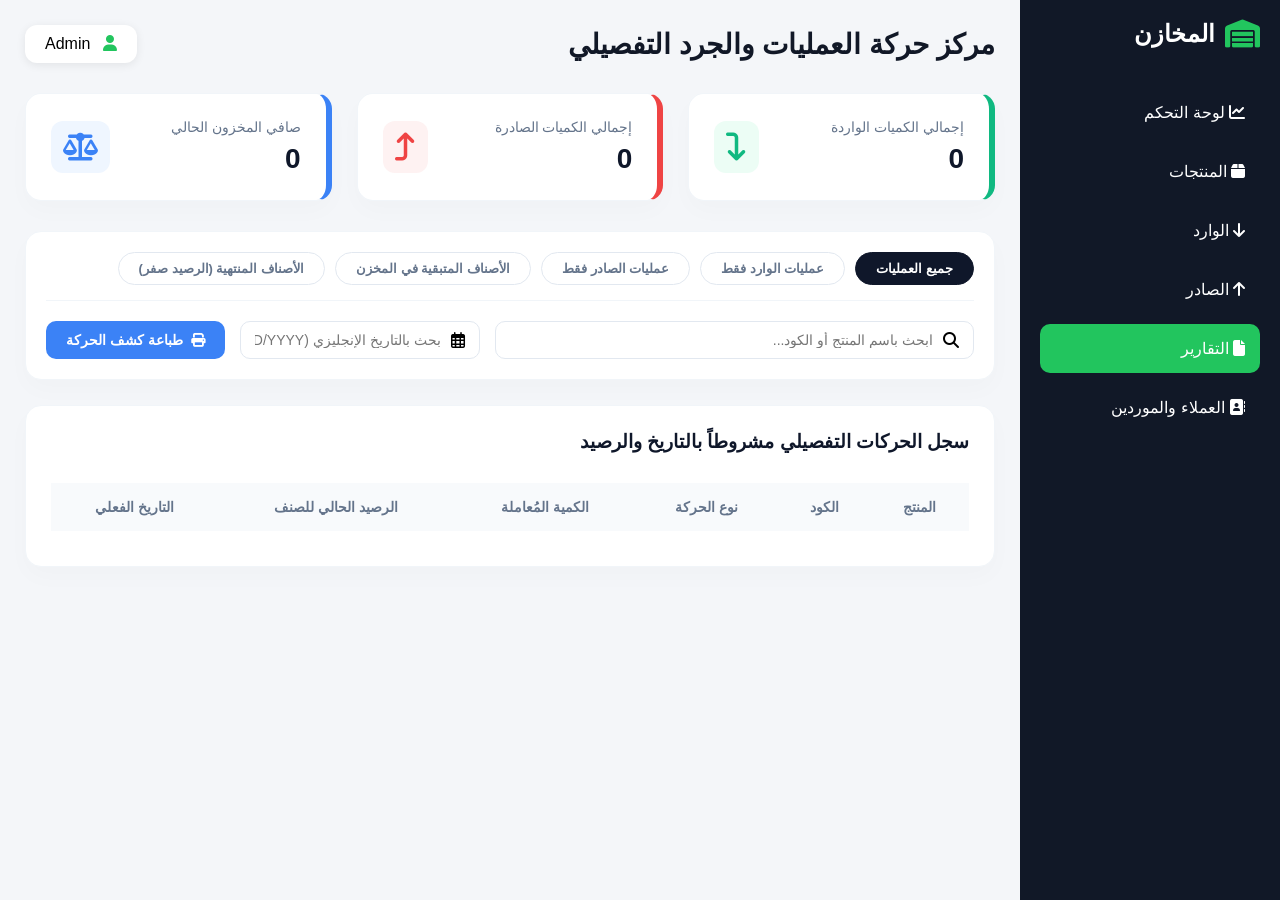
<file: reports.html>
<!DOCTYPE html>
<html lang="ar" dir="rtl">
<head>
    <meta charset="UTF-8">
    <meta name="viewport" content="width=device-width, initial-scale=1.0">
    <title>التقارير الشاملة - نظام إدارة المخازن</title>
    <link rel="stylesheet" href="style.css">
    <link rel="stylesheet" href="https://cdnjs.cloudflare.com/ajax/libs/font-awesome/6.5.1/css/all.min.css">
    
    <style>
        /* أنميشن الدخول والظهور التدريجي */
        @keyframes fadeInUp {
            from { opacity: 0; transform: translateY(20px); }
            to { opacity: 1; transform: translateY(0); }
        }

        .main {
            animation: fadeInUp 0.6s cubic-bezier(0.16, 1, 0.3, 1) both;
        }

        /* كروت الإحصائيات البانورامية الأساسية */
        .reports-summary-cards {
            display: grid;
            grid-template-columns: repeat(auto-fit, minmax(240px, 1fr));
            gap: 25px;
            margin-bottom: 30px;
        }

        .rep-card {
            background: #ffffff;
            padding: 25px;
            border-radius: 16px;
            box-shadow: 0 10px 25px rgba(0, 0, 0, 0.02);
            border: 1px solid #f1f5f9;
            display: flex;
            justify-content: space-between;
            align-items: center;
            transition: all 0.3s ease;
        }

        .rep-card:hover { transform: translateY(-5px); }
        
        .card-in { border-right: 6px solid #10b981; }
        .card-out { border-right: 6px solid #ef4444; }
        .card-net { border-right: 6px solid #3b82f6; }

        .rep-card i {
            font-size: 28px;
            padding: 12px;
            border-radius: 12px;
            transition: all 0.3s ease;
        }
        .card-in i { color: #10b981; background: #ecfdf5; }
        .card-out i { color: #ef4444; background: #fef2f2; }
        .card-net i { color: #3b82f6; background: #eff6ff; }

        .rep-card h4 { color: #64748b; font-size: 14px; font-weight: 500; margin-bottom: 8px; }
        .rep-card h2 { color: #0f172a; font-size: 28px; font-weight: 800; }

        /* فلاتر التصفية العلوية والمتقدمة */
        .filter-wrapper {
            background: #ffffff;
            border-radius: 16px;
            padding: 20px;
            border: 1px solid #f1f5f9;
            box-shadow: 0 10px 25px rgba(0, 0, 0, 0.02);
            margin-bottom: 25px;
        }

        .tabs-container {
            display: flex;
            gap: 10px;
            margin-bottom: 20px;
            border-bottom: 1px solid #f1f5f9;
            padding-bottom: 15px;
            flex-wrap: wrap;
        }

        .tab-btn {
            padding: 8px 20px;
            border: 1px solid #e2e8f0;
            background: #ffffff;
            color: #64748b;
            border-radius: 50px;
            cursor: pointer;
            font-family: inherit;
            font-weight: 600;
            font-size: 13px;
            transition: all 0.2s ease;
        }

        .tab-btn.active {
            background: #0f172a;
            color: #ffffff;
            border-color: #0f172a;
        }

        .search-grid {
            display: grid;
            grid-template-columns: 2fr 1fr auto;
            gap: 15px;
            align-items: center;
        }

        .search-box, .date-box {
            display: flex;
            align-items: center;
            background: #ffffff;
            border: 1px solid #e2e8f0;
            border-radius: 10px;
            padding: 10px 14px;
            gap: 10px;
        }

        .search-box input, .date-box input {
            border: none;
            outline: none;
            width: 100%;
            font-size: 14px;
            color: #334155;
            font-family: inherit;
        }

        /* زر الطباعة */
        .btn-print {
            background: #3b82f6;
            color: #ffffff;
            border: none;
            padding: 11px 20px;
            border-radius: 10px;
            font-weight: 600;
            cursor: pointer;
            font-family: inherit;
            font-size: 14px;
            display: inline-flex;
            align-items: center;
            gap: 8px;
            transition: all 0.2s ease;
        }

        .btn-print:hover {
            background: #1d4ed8;
            transform: translateY(-2px);
        }

        /* أشكال وتنسيقات الجدول */
        .table-section {
            background: #ffffff;
            border-radius: 16px;
            padding: 25px;
            box-shadow: 0 10px 25px rgba(0, 0, 0, 0.02);
            border: 1px solid #f1f5f9;
        }

        .table-section table {
            border-collapse: separate;
            border-spacing: 0 10px;
            width: 100%;
        }

        .table-section th {
            background: #f8fafc !important;
            color: #64748b !important;
            font-weight: 600 !important;
            font-size: 14px;
            padding: 16px;
            border: none !important;
        }

        .table-section tbody tr {
            background: #ffffff;
            transition: all 0.25s ease;
            opacity: 0;
        }

        .table-section tbody tr:hover {
            background: #fafafa;
            transform: scale(1.005);
        }

        .table-section td {
            padding: 16px !important;
            border-top: 1px solid #f1f5f9 !important;
            border-bottom: 1px solid #f1f5f9 !important;
            color: #334155;
            font-size: 15px;
        }

        .table-section td:first-child {
            border-top-right-radius: 12px;
            border-bottom-right-radius: 12px;
            border-right: 1px solid #f1f5f9 !important;
        }
        
        .table-section td:last-child {
            border-top-left-radius: 12px;
            border-bottom-left-radius: 12px;
            border-left: 1px solid #f1f5f9 !important;
        }

        /* كبسولات الحركات والكميات الملونة */
        .badge-type-in {
            background: #ecfdf5; color: #10b981;
            padding: 4px 12px; border-radius: 20px; font-weight: 700; font-size: 12px;
            border: 1px solid rgba(16, 185, 129, 0.1); display: inline-flex; align-items: center; gap: 4px;
        }
        
        .badge-type-out {
            background: #fef2f2; color: #ef4444;
            padding: 4px 12px; border-radius: 20px; font-weight: 700; font-size: 12px;
            border: 1px solid rgba(239, 68, 68, 0.1); display: inline-flex; align-items: center; gap: 4px;
        }

        .badge-remain {
            background: #eff6ff; color: #1d4ed8;
            padding: 4px 10px; border-radius: 8px; font-weight: 700; font-size: 13px;
        }

        .code-box {
            font-family: 'Courier New', Courier, monospace;
            background: #f8fafc; color: #475569;
            padding: 4px 10px; border-radius: 8px; font-weight: 600; border: 1px solid #e2e8f0;
        }

        @media print {
            body { background: #ffffff; direction: rtl; }
            .sidebar, .tabs-container, .search-grid, .navbar, .btn-print { display: none !important; }
            .main { width: 100% !important; margin: 0 !important; padding: 0 !important; }
            .table-section { box-shadow: none !important; border: none !important; padding: 0 !important; }
            .table-section table { border-spacing: 0 !important; border-collapse: collapse !important; }
            .table-section td, .table-section th { border: 1px solid #cbd5e1 !important; border-radius: 0 !important; padding: 10px !important; }
        }
    </style>
</head>
<body>

<div class="container">

    <aside class="sidebar">
        <div class="logo">
            <i class="fa-solid fa-warehouse"></i>
            <h2>المخازن</h2>
        </div>
        <ul>
            <a href="home.html" style="text-decoration: none; color: inherit;">
                <li><i class="fa-solid fa-chart-line"></i> لوحة التحكم</li>
            </a>
            <a href="products.html" style="text-decoration: none; color: inherit;">
                <li><i class="fa-solid fa-box"></i> المنتجات</li>
            </a>
            <a href="imports.html" style="text-decoration: none; color: inherit;">
                <li><i class="fa-solid fa-arrow-down"></i> الوارد</li>
            </a>
            <a href="exports.html" style="text-decoration: none; color: inherit;">
                <li><i class="fa-solid fa-arrow-up"></i> الصادر</li>
            </a>
            <a href="reports.html" style="text-decoration: none; color: inherit;">
                <li class="active"><i class="fa-solid fa-file"></i> التقارير</li>
            </a>
            <a href="customers.html" style="text-decoration: none; color: inherit;">
                <li>
                    <i class="fa-solid fa-address-book"></i>
                    العملاء والموردين
                </li>
            </a>
        </ul>
    </aside>

    <main class="main">
        <header class="navbar">
            <div class="title">مركز حركة العمليات والجرد التفصيلي</div>
            <div class="user">
                <i class="fa-solid fa-user"></i>
                <span>Admin</span>
            </div>
        </header>

        <section class="reports-summary-cards">
            <div class="rep-card card-in">
                <div>
                    <h4>إجمالي الكميات الواردة</h4>
                    <h2 id="repTotalIn">0</h2>
                </div>
                <i class="fa-solid fa-arrow-turn-down"></i>
            </div>
            <div class="rep-card card-out">
                <div>
                    <h4>إجمالي الكميات الصادرة</h4>
                    <h2 id="repTotalOut">0</h2>
                </div>
                <i class="fa-solid fa-arrow-turn-up"></i>
            </div>
            <div class="rep-card card-net">
                <div>
                    <h4>صافي المخزون الحالي</h4>
                    <h2 id="repNetStock">0</h2>
                </div>
                <i class="fa-solid fa-scale-balanced"></i>
            </div>
        </section>

        <section class="filter-wrapper">
            <div class="tabs-container">
                <button class="tab-btn active" onclick="switchTab('all', this)">جميع العمليات</button>
                <button class="tab-btn" onclick="switchTab('in', this)">عمليات الوارد فقط</button>
                <button class="tab-btn" onclick="switchTab('out', this)">عمليات الصادر فقط</button>
                <button class="tab-btn" onclick="switchTab('remaining', this)">الأصناف المتبقية في المخزن</button>
                <button class="tab-btn" onclick="switchTab('finished', this)">الأصناف المنتهية (الرصيد صفر)</button>
            </div>
            
            <div class="search-grid">
                <div class="search-box">
                    <i class="fa-solid fa-magnifying-glass"></i>
                    <input type="text" id="repSearchInput" placeholder="ابحث باسم المنتج أو الكود..." oninput="renderReports()">
                </div>
                <div class="date-box">
                    <i class="fa-regular fa-calendar-days"></i>
                    <input type="text" id="repDateInput" placeholder="بحث بالتاريخ الإنجليزي (M/D/YYYY)..." oninput="renderReports()">
                </div>
                <button class="btn-print" onclick="window.print()">
                    <i class="fa-solid fa-print"></i> طباعة كشف الحركة
                </button>
            </div>
        </section>

        <section class="table-section">
            <h3 style="margin-bottom: 20px; color: #0f172a; font-weight: 700;">سجل الحركات التفصيلي مشروطاً بالتاريخ والرصيد</h3>
            <table>
                <thead>
                    <tr>
                        <th>المنتج</th>
                        <th>الكود</th>
                        <th>نوع الحركة</th>
                        <th id="thQtyAction">الكمية المُعاملة</th> 
                        <th>الرصيد الحالي للصنف</th>
                        <th>التاريخ الفعلي</th>
                    </tr>
                </thead>
                <tbody id="reportsTableBody">
                </tbody>
            </table>
        </section>
    </main>

</div>

<script>
    let currentFilterType = 'all'; 

    function switchTab(type, element) {
        document.querySelectorAll('.tab-btn').forEach(btn => btn.classList.remove('active'));
        element.classList.add('active');
        currentFilterType = type;
        renderReports();
    }

    function renderReports() {
        let stocks = JSON.parse(localStorage.getItem("stocks")) || [];
        const tableBody = document.getElementById("reportsTableBody");
        const thQtyAction = document.getElementById("thQtyAction");
        
        const searchQuery = document.getElementById("repSearchInput").value.trim().toLowerCase();
        const dateQuery = document.getElementById("repDateInput").value.trim().toLowerCase();
        
        if (!tableBody) return;
        tableBody.innerHTML = "";

        let globalIn = 0;
        let globalOut = 0;
        let visibleIndex = 0;

        // إخفاء أو إظهار رأس عمود "الكمية المعاملة" بناء على نوع التبويب النشط
        if (currentFilterType === 'remaining' || currentFilterType === 'finished') {
            if (thQtyAction) thQtyAction.style.display = "none";
        } else {
            if (thQtyAction) thQtyAction.style.display = "table-cell";
        }

        // أولاً: تجميع صافي الأرصدة الحالية لكل كود لمنع التكرار وحساب الحالات الإجمالية
        const currentBalances = new Map();
        stocks.forEach(item => {
            if (item.code) {
                const codeKey = item.code.trim().toLowerCase();
                const inQty = Number(item.inQty) || 0;
                const outQty = Number(item.outQty) || 0;

                globalIn += inQty;
                globalOut += outQty;

                if (currentBalances.has(codeKey)) {
                    const cb = currentBalances.get(codeKey);
                    cb.inQty += inQty;
                    cb.outQty += outQty;
                } else {
                    currentBalances.set(codeKey, { 
                        product: item.product, 
                        code: item.code, 
                        unit: item.unit || 'قطعة', 
                        date: item.date || new Date().toLocaleDateString('en-US'),
                        inQty: inQty, 
                        outQty: outQty 
                    });
                }
            }
        });

        // تحديث كروت الإحصائيات الـ 3 الأساسية
        document.getElementById("repTotalIn").textContent = globalIn;
        document.getElementById("repTotalOut").textContent = globalOut;
        document.getElementById("repNetStock").textContent = (globalIn - globalOut);

        // ثانياً: بناء محتوى الجدول بناءً على التبويب النشط (Tab)
        
        // أ. في حالة اختيار فلاتر "المتبقي" أو "المنتهي" (يتم إخفاء عمود الكمية المعاملة تلقائياً في خانات الجدول للتبويبين)
        if (currentFilterType === 'remaining' || currentFilterType === 'finished') {
            currentBalances.forEach((item) => {
                const remainingStock = item.inQty - item.outQty;
                
                const matchesSearch = (!searchQuery) || item.product.toLowerCase().includes(searchQuery) || item.code.toLowerCase().includes(searchQuery);
                const matchesDate = (!dateQuery) || item.date.toLowerCase().includes(dateQuery);

                if (matchesSearch && matchesDate) {
                    if (currentFilterType === 'remaining' && remainingStock > 0) {
                        createRow(item.product, item.code, 'status-ok', remainingStock, item.unit, remainingStock, item.date);
                    }
                    if (currentFilterType === 'finished' && remainingStock <= 0) {
                        createRow(item.product, item.code, 'status-empty', 0, item.unit, remainingStock, item.date);
                    }
                }
            });
        } 
        // ب. في حالة تبويبات الحركات العادية (جميع العمليات - وارد - صادر)
        else {
            stocks.forEach(item => {
                if (!item.code) return;

                const codeKey = item.code.trim().toLowerCase();
                const balInfo = currentBalances.get(codeKey) || { inQty: 0, outQty: 0 };
                const remainingStock = balInfo.inQty - balInfo.outQty;

                const inQty = Number(item.inQty) || 0;
                const outQty = Number(item.outQty) || 0;
                const unit = item.unit || 'قطعة';
                const dateStr = item.date || new Date().toLocaleDateString('en-US');

                const matchesSearch = (!searchQuery) || item.product.toLowerCase().includes(searchQuery) || item.code.toLowerCase().includes(searchQuery);
                const matchesDate = (!dateQuery) || dateStr.toLowerCase().includes(dateQuery);

                if (matchesSearch && matchesDate) {
                    if (inQty > 0 && (currentFilterType === 'all' || currentFilterType === 'in')) {
                        createRow(item.product, item.code, 'in', inQty, unit, remainingStock, dateStr);
                    }
                    if (outQty > 0 && (currentFilterType === 'all' || currentFilterType === 'out')) {
                        createRow(item.product, item.code, 'out', outQty, unit, remainingStock, dateStr);
                    }
                    if (inQty === 0 && outQty === 0 && currentFilterType === 'all') {
                        createRow(item.product, item.code, 'new', 0, unit, remainingStock, dateStr);
                    }
                }
            });
        }

        // دالة إنشاء السطر داخل الجدول بالستايل المناسب لكل حالة
        function createRow(product, code, type, qty, unit, totalRemain, date) {
            const row = document.createElement("tr");
            row.style.animation = `fadeInUp 0.4s cubic-bezier(0.16, 1, 0.3, 1) forwards`;
            row.style.animationDelay = `${visibleIndex * 0.02}s`;
            visibleIndex++;

            let typeBadge = '';
            let qtyDisplay = '';
            let showQtyTd = true; // متغير للتحكم بإخفاء خلية الكمية المعاملة لكل سطر

            if (type === 'in') {
                typeBadge = `<span class="badge-type-in"><i class="fa-solid fa-arrow-down"></i> وارد</span>`;
                qtyDisplay = `<span style="color:#10b981; font-weight:700;">+ ${qty}</span>`;
            } else if (type === 'out') {
                typeBadge = `<span class="badge-type-out"><i class="fa-solid fa-arrow-up"></i> صادر</span>`;
                qtyDisplay = `<span style="color:#ef4444; font-weight:700;">- ${qty}</span>`;
            } else if (type === 'status-ok') {
                typeBadge = `<span class="badge-unit" style="background:#fffbeb; color:#d97706; padding:4px 10px; border-radius:20px; font-size:12px;"><i class="fa-solid fa-check"></i> متوفر بالمخزن</span>`;
                showQtyTd = false; // تم إخفاء العمود هنا في تبويب المتبقي
            } else if (type === 'status-empty') {
                typeBadge = `<span class="badge-unit" style="background:#f1f5f9; color:#64748b; padding:4px 10px; border-radius:20px; font-size:12px;"><i class="fa-solid fa-circle-xmark"></i> رصيد منتهي</span>`;
                showQtyTd = false; // تم إخفاء العمود هنا في تبويب المنتهي أيضاً
            } else {
                typeBadge = `<span class="badge-unit" style="background:#f1f5f9; color:#64748b; padding:4px 10px; border-radius:20px; font-size:12px;"><i class="fa-solid fa-plus"></i> تسجيل صنف</span>`;
                qtyDisplay = `<span style="color:#94a3b8;">0</span>`;
            }

            row.innerHTML = `
                <td style="font-weight: 700; color: #1e293b;">${product}</td>
                <td><span class="code-box">${code}</span></td>
                <td>${typeBadge}</td>
                ${showQtyTd ? `<td>${qtyDisplay} <small style="color:#94a3b8; font-weight:500;">${unit}</small></td>` : ''}
                <td><span class="badge-remain">${totalRemain} ${unit}</span></td>
                <td style="color: #64748b; font-weight: 600; font-family: 'Courier New', monospace;">${date}</td>
            `;
            tableBody.appendChild(row);
        }
    }

    renderReports();
    window.addEventListener('storage', renderReports);
</script>

</body>
</html>
</file>
<file: style.css>
*{
    margin:0;
    padding:0;
    box-sizing:border-box;
    font-family:'Segoe UI',Tahoma,sans-serif;
}

body{
    background:#f4f6f9;
}

.container{
    display:flex;
    min-height:100vh;
}

/* Sidebar */
.sidebar{
    width:260px;
    background:#111827;
    color:#fff;
    padding:20px;
}

.logo{
    display:flex;
    align-items:center;
    gap:10px;
    margin-bottom:40px;
}

.logo i{
    font-size:28px;
    color:#22c55e;
}

.logo h2{
    font-size:24px;
}

.sidebar ul{
    list-style:none;
}

.sidebar a{
    text-decoration: none; 
    color: inherit;
    display: block;
}

.sidebar li{
    padding:15px;
    margin-bottom:10px;
    border-radius:10px;
    cursor:pointer;
    transition:.3s;
}

.sidebar li:hover{
    background:#1f2937;
}

.sidebar li.active{
    background:#22c55e;
}

/* Main */
.main{
    flex:1;
    padding:25px;
}

/* Navbar */
.navbar{
    display:flex;
    justify-content:space-between;
    align-items:center;
    margin-bottom:30px;
}

.title{
    font-size:28px;
    font-weight:bold;
    color:#111827;
}

.user{
    background:#fff;
    padding:10px 20px;
    border-radius:12px;
    box-shadow:0 2px 10px rgba(0,0,0,.08);
}

.user i{
    margin-left:8px;
    color:#22c55e;
}

/* Cards */
.cards{
    display:grid;
    grid-template-columns:repeat(4,1fr);
    gap:20px;
    margin-bottom:25px;
}

.card{
    background:#fff;
    padding:25px;
    border-radius:15px;
    box-shadow:0 3px 12px rgba(0,0,0,.08);
    transition:.3s;
}

.card:hover{
    transform:translateY(-5px);
}

.card h3{
    color:#666;
    margin-bottom:10px;
}

.card h2{
    color:#22c55e;
    font-size:30px;
}

/* Form */
.form-section{
    background:#fff;
    padding:20px;
    border-radius:15px;
    box-shadow:0 3px 12px rgba(0,0,0,.08);
    margin-bottom:25px;
}

.section-header{
    font-size:20px;
    font-weight:bold;
    margin-bottom:20px;
    color:#111827;
}

.form-grid{
    display:grid;
    grid-template-columns:repeat(4,1fr);
    gap:15px;
}

.input-group{
    display:flex;
    flex-direction:column;
}

.input-group label{
    margin-bottom:8px;
    font-weight:600;
}

.input-group input,
.input-group select{
    padding:12px;
    border:1px solid #ddd;
    border-radius:10px;
    outline:none;
}

.input-group input:focus,
.input-group select:focus{
    border-color:#22c55e;
}

/* Stock */
.stock-container{
    display:grid;
    grid-template-columns:1fr 1fr;
    gap:20px;
    margin-bottom:25px;
}

.stock-box{
    background:#fff;
    padding:20px;
    border-radius:15px;
    box-shadow:0 3px 12px rgba(0,0,0,.08);
}

.stock-box h3{
    margin-bottom:15px;
    color:#111827;
}

.stock-box input{
    width:100%;
    margin-bottom:12px;
    padding:12px;
    border:1px solid #ddd;
    border-radius:10px;
}

/* Buttons */
.buttons{
    display:flex;
    gap:15px;
    margin-bottom:25px;
}

.buttons button{
    border:none;
    padding:12px 30px;
    border-radius:10px;
    color:#fff;
    cursor:pointer;
    font-size:15px;
    transition:.3s;
}

.buttons button:hover{
    opacity:.9;
}

.add-btn{ background:#22c55e; }
.edit-btn{ background:#3b82f6; }
.delete-btn{ background:#ef4444; }
.search-btn{ background:#111827; }

/* Charts */
.charts{
    display:grid;
    grid-template-columns:1fr 1fr;
    gap:20px;
    margin-bottom:25px;
}

.chart-box{
    background:#fff;
    padding:20px;
    border-radius:15px;
    box-shadow:0 3px 12px rgba(0,0,0,.08);
}

/* Table */
.table-section{
    background:#fff;
    padding:20px;
    border-radius:15px;
    box-shadow:0 3px 12px rgba(0,0,0,.08);
}

table{
    width:100%;
    border-collapse:collapse;
}

thead{
    background:#111827;
    color:white;
}

th{
    padding:15px;
    text-align:center;
}

td{
    padding:15px;
    border-bottom:1px solid #eee;
    text-align:center;
}

tbody tr:hover{
    background:#f8fafc;
}

tr.selected {
    background-color: #eff6ff !important;
    border: 2px solid #3b82f6;
}

/* تنسيق صور المنتجات المضافة حديثاً للمنظومة */
.table-prod-img {
    width: 45px;
    height: 45px;
    object-fit: cover;
    border-radius: 8px;
    border: 1px solid #e2e8f0;
    box-shadow: 0 2px 5px rgba(0,0,0,0.05);
}

/* Responsive */
@media(max-width:1200px){
    .cards{ grid-template-columns:repeat(2,1fr); }
    .form-grid{ grid-template-columns:repeat(2,1fr); }
}

@media(max-width:768px){
    .container{ flex-direction:column; }
    .sidebar{ width:100%; }
    .cards, .form-grid, .stock-container, .charts{ grid-template-columns:1fr; }
    .buttons{ flex-wrap:wrap; }
    .buttons button{ flex:1; }
}
</file>
